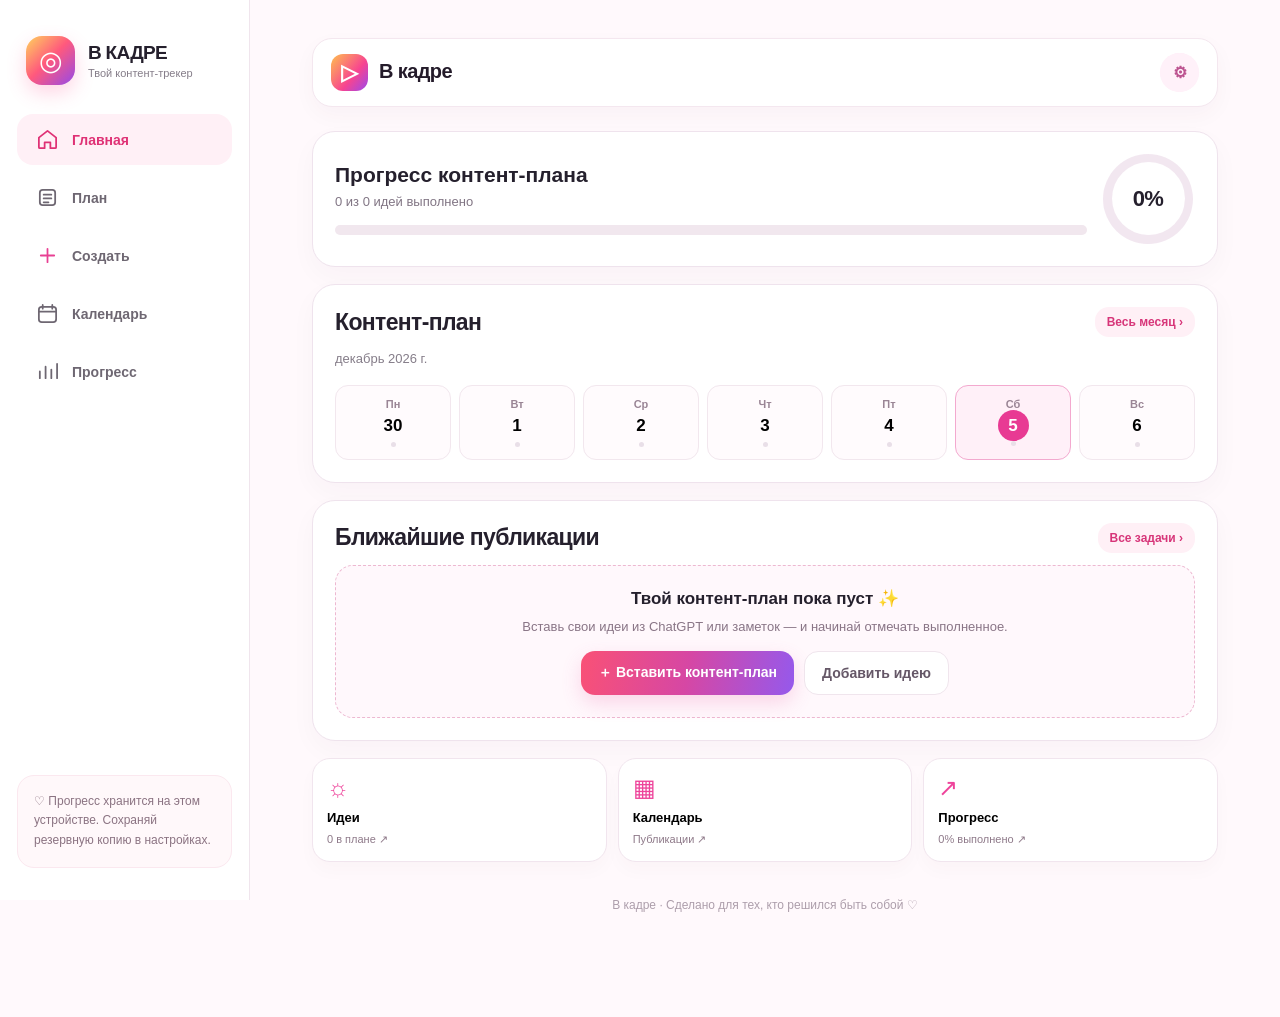
<file: index.html>
<!doctype html>
<html lang="ru"><head><meta charset="utf-8"><meta name="viewport" content="width=device-width,initial-scale=1,viewport-fit=cover"><meta name="theme-color" content="#fff9fb"><meta name="color-scheme" content="light"><meta name="apple-mobile-web-app-capable" content="yes"><meta name="apple-mobile-web-app-status-bar-style" content="default"><meta name="apple-mobile-web-app-title" content="В кадре"><meta name="description" content="Красивый трекер контент-плана: вставляй идеи, отмечай сторис и смотри свой прогресс."><link rel="manifest" href="./manifest.webmanifest?v=9"><link rel="apple-touch-icon" href="./icons/apple-touch-icon.png?v=9"><link rel="icon" type="image/svg+xml" href="./icons/vkadre-icon.svg?v=9"><title>В кадре — твой контент-план · 2.0</title>
<style>
:root{--bg:#fff9fb;--ink:#25202d;--muted:#857d89;--line:#f0e5ed;--pink:#ff3e85;--orange:#ffad4a;--purple:#9c4dec;--green:#169d74;--shadow:0 14px 38px #42243b0c}
*{box-sizing:border-box}html{scroll-behavior:smooth}body{margin:0;background:var(--bg);color:var(--ink);font-family:Inter,-apple-system,BlinkMacSystemFont,"Segoe UI",Arial,sans-serif;-webkit-font-smoothing:antialiased}button,input,textarea,select{font:inherit}button{cursor:pointer}button:focus-visible,input:focus-visible,textarea:focus-visible,select:focus-visible{outline:3px solid #ce9cf5;outline-offset:2px}button{border:0}h1,h2,h3,p{margin-top:0}.shell{display:grid;grid-template-columns:250px minmax(0,1fr);max-width:1320px;min-height:100dvh;margin:auto}.sidebar{position:sticky;top:0;height:100dvh;background:white;border-right:1px solid var(--line);padding:32px 17px;display:flex;flex-direction:column;gap:25px}.logo{display:flex;align-items:center;gap:13px;padding:4px 9px}.logoicon{display:grid;place-items:center;width:49px;height:49px;flex-shrink:0;border-radius:16px;color:white;background:linear-gradient(135deg,#ffd35c 0%,#ff597d 48%,#9549e9 100%);font-size:27px;box-shadow:0 8px 19px #ff4c8d3b}.logo strong{display:block;font-size:19px;letter-spacing:-.7px}.logo small{display:block;font-size:11px;color:var(--muted);margin-top:3px}.nav{display:flex;flex-direction:column;gap:7px}.nav button{display:flex;align-items:center;gap:12px;width:100%;padding:14px 17px;border-radius:16px;background:transparent;color:#6e6772;text-align:left;font-weight:750}.nav button.active{background:#fff0f6;color:#df3175}.nav button span{font-size:20px}.side-note{margin-top:auto;padding:16px;background:#fff8fa;border:1px solid #fbe8ef;border-radius:17px;font-size:12px;color:#8b7382;line-height:1.65}.main{padding:38px min(5vw,62px) 105px;min-width:0}.topline{display:flex;justify-content:space-between;align-items:center;gap:10px;margin-bottom:24px}.eyebrow{color:#d34182;font-size:12px;letter-spacing:2px;text-transform:uppercase;font-weight:850}.avatar{width:43px;height:43px;border-radius:50%;padding:3px;background:linear-gradient(135deg,#ffcf4f,#fd497c,#9b4ff5)}.avatar div{display:grid;place-items:center;background:white;border-radius:50%;width:100%;height:100%;font-weight:850;color:#e74089}.hero{background:linear-gradient(112deg,#fff0ea 0%,#ffe8f4 55%,#f2e9ff 100%);border:1px solid white;border-radius:32px;padding:34px;display:grid;grid-template-columns:1fr auto;gap:16px;position:relative;overflow:hidden}.hero:after{content:"✦";position:absolute;color:#ffffff7e;font-size:165px;right:-27px;top:-70px;pointer-events:none}.hero h1{font-size:clamp(29px,4.3vw,46px);letter-spacing:-1.8px;line-height:1.09;max-width:650px;margin:11px 0 14px}.hero p{color:#776675;font-size:15px;line-height:1.55;margin:0;max-width:530px}.hero-art{width:105px;height:105px;background:#fff9;border:1px solid white;border-radius:32px;display:grid;place-items:center;font-size:62px;transform:rotate(9deg);align-self:center;box-shadow:0 16px 33px #ae528e1c;z-index:1}.actions{display:flex;gap:10px;flex-wrap:wrap}.btn{display:inline-flex;justify-content:center;align-items:center;gap:9px;border-radius:14px;padding:13px 17px;font-weight:800;font-size:14px;transition:transform .15s,opacity .15s}.btn:active{transform:scale(.98)}.primary{color:#fff;background:linear-gradient(100deg,#f95176,#d647a4,#9559ec);box-shadow:0 8px 20px #e84b9633}.secondary{background:#fff;border:1px solid var(--line);color:#655767}.soft{background:#fff0f6;color:#d73579}.stats{display:grid;grid-template-columns:repeat(3,minmax(0,1fr));gap:12px;margin:20px 0}.stat{background:#fff;border:1px solid var(--line);border-radius:21px;padding:21px;box-shadow:var(--shadow)}.stat small{color:var(--muted);font-weight:700;font-size:12px}.stat strong{display:block;font-size:33px;margin-top:9px;letter-spacing:-1px}.stat em{font-style:normal;font-size:12px;color:#c24988}.section{margin-top:28px}.sectionhead{display:flex;align-items:center;justify-content:space-between;gap:10px;margin:0 0 15px}.sectionhead h2{font-size:23px;letter-spacing:-.65px;margin:0}.progress-card,.panel{background:white;border:1px solid var(--line);border-radius:23px;padding:22px;box-shadow:var(--shadow)}.progress-label{display:flex;align-items:center;justify-content:space-between;margin-bottom:15px;font-size:14px;font-weight:750}.progress-label b{color:#dd3983}.track{background:#f6eaf1;height:13px;overflow:hidden;border-radius:99px}.fill{height:100%;background:linear-gradient(90deg,#ffb35e,#ff5686,#a855eb);border-radius:99px;transition:width .25s}.small-muted{font-size:13px;color:var(--muted);line-height:1.6}.list{display:grid;gap:12px}.task{background:white;border:1px solid var(--line);box-shadow:var(--shadow);padding:17px 18px;display:flex;gap:13px;align-items:flex-start;border-radius:21px}.task.done{background:#fafffd;border-color:#d6f0e5}.tick{height:34px;width:34px;flex:0 0 34px;border:2px solid #ebcedf;border-radius:12px;background:#fff;color:transparent;display:grid;place-items:center;font-size:18px;font-weight:900}.task.done .tick{background:#22b687;border-color:#22b687;color:white}.taskbody{flex:1;min-width:0}.taskmeta{display:flex;gap:8px;align-items:center;flex-wrap:wrap;color:#b06a9a;font-size:11px;font-weight:800;letter-spacing:.2px;margin-bottom:6px}.tasktitle{font-weight:800;font-size:15px;line-height:1.45;overflow-wrap:anywhere}.task.done .tasktitle{text-decoration:line-through;color:#9c9ba0}.taskdesc{margin-top:8px;color:#817885;font-size:13px;line-height:1.55;white-space:pre-wrap;overflow-wrap:anywhere}.iconbtn{height:32px;min-width:32px;padding:0 8px;background:#fff2f7;color:#bf4f86;border-radius:10px;font-size:17px}.toolbar{display:flex;gap:10px;flex-wrap:wrap;margin-bottom:17px}.field{border:1px solid #eadde5;border-radius:13px;background:white;padding:13px 14px;min-width:0;color:var(--ink)}.toolbar input{flex:1;min-width:155px}.toolbar select{min-width:130px}.chip{font-size:12px;color:#a25d8f;font-weight:750;background:#fff0f7;padding:5px 9px;border-radius:99px}.empty{text-align:center;padding:42px 18px;color:var(--muted);background:white;border:1px dashed #eed5e5;border-radius:20px}.empty b{display:block;color:var(--ink);margin-bottom:8px}.subnav{display:flex;flex-wrap:wrap;gap:8px}.subnav button{border-radius:99px;padding:9px 14px;background:white;border:1px solid var(--line);color:#847386;font-weight:750}.subnav button.active{background:#ffeff6;border-color:#f6c9db;color:#d23b80}.hidden{display:none!important}.modal-back{position:fixed;inset:0;background:#26152888;display:grid;place-items:center;padding:16px;z-index:20}.modal{background:white;border-radius:25px;width:min(100%,600px);max-height:min(88dvh,850px);overflow-y:auto;padding:27px;box-shadow:0 30px 90px #130b2433}.modal h2{margin-bottom:8px;letter-spacing:-.6px}.modal textarea{display:block;width:100%;min-height:240px;resize:vertical;line-height:1.65}.modal input{width:100%;margin-bottom:12px}.modal-head{display:flex;align-items:center;justify-content:space-between;gap:12px;margin-bottom:8px}.modal-head button{font-size:25px;background:#f8eff5;border-radius:12px;width:36px;height:36px}.hint{padding:13px;background:#fff7ef;border-radius:13px;font-size:12px;color:#926f55;line-height:1.6;margin:13px 0}.toast{position:fixed;left:50%;bottom:86px;transform:translateX(-50%);background:#312335;color:#fff;border-radius:13px;padding:13px 18px;box-shadow:0 15px 30px #27172e44;z-index:50;font-size:13px}.bottom{display:none}.settings-row{display:flex;align-items:center;justify-content:space-between;gap:10px;padding:16px 0;border-bottom:1px solid var(--line)}.settings-row b{font-size:14px}.settings-row p{font-size:12px;color:var(--muted);margin:5px 0 0}.settings-row .btn{flex-shrink:0}.footer{margin-top:36px;text-align:center;font-size:12px;color:#ad9eab}
@media(max-width:830px){.shell{display:block}.sidebar{display:none}.main{padding:22px 16px 102px}.hero{padding:25px 22px;border-radius:25px}.hero-art{width:64px;height:64px;border-radius:22px;font-size:38px}.bottom{display:grid;grid-template-columns:repeat(5,1fr);position:fixed;bottom:0;left:0;right:0;padding:9px 8px max(9px,env(safe-area-inset-bottom));background:#ffffffef;backdrop-filter:blur(18px);border-top:1px solid var(--line);z-index:10}.bottom button{background:transparent;color:#968596;display:grid;justify-items:center;gap:2px;font-size:10px;font-weight:800;padding:4px 0}.bottom button span{font-size:21px}.bottom button.active{color:#e04182}.topline{margin-bottom:16px}.stat{padding:14px;border-radius:18px}.stat strong{font-size:26px}.stat small{font-size:11px}.progress-card,.panel{padding:17px}.task{padding:15px}.toast{bottom:100px;width:max-content;max-width:92vw;text-align:center}}@media(max-width:400px){.hero-art{display:none}.hero{grid-template-columns:1fr}.stats{gap:7px}.stat{padding:12px}.stat strong{font-size:23px}}@media(prefers-reduced-motion:reduce){*,*:before,*:after{scroll-behavior:auto!important;transition:none!important}}
.calgrid{display:grid;grid-template-columns:repeat(7,minmax(0,1fr));gap:5px}.calhead{text-align:center;font-size:12px;font-weight:800;color:#ac7b9b;padding:9px 0}.calcell{border:1px solid #f2e6ed;background:#fffbfd;border-radius:12px;min-height:90px;padding:7px;min-width:0}.calcell.blank{border:0;background:transparent}.calcell.today{border-color:#e75c9d;background:#fff0f7}.calcell>b{font-size:13px;display:block;margin-bottom:6px}.calitem{display:block;width:100%;text-align:left;padding:5px;border-radius:7px;background:#ffe1ee;color:#9c3270;font-size:10px;margin-bottom:4px;overflow:hidden;white-space:nowrap;text-overflow:ellipsis}.calitem.finished{background:#dff8ea;color:#168b62}@media(max-width:650px){.calgrid{gap:2px}.calcell{min-height:67px;padding:3px;border-radius:7px}.calcell>b{font-size:11px;margin-bottom:3px}.calitem{font-size:9px;padding:3px 2px}.calhead{font-size:10px}}
/* Promo-matched dashboard */
body{background:#fff9fc}
.main{max-width:1050px;width:100%;margin:0 auto}
.topline{background:#fff;border-radius:20px;padding:14px 18px;border:1px solid #f4e7ef;box-shadow:0 8px 22px #4f203509}
.topline .eyebrow{font-size:20px;letter-spacing:-.6px;color:#241b2a;text-transform:none;font-weight:900}
.topline .eyebrow:before{content:"▷";display:inline-grid;place-items:center;width:37px;height:37px;margin-right:11px;border-radius:12px;color:white;font-size:22px;background:linear-gradient(130deg,#ffc04e,#f74490 60%,#9b48ed);vertical-align:middle}
.topline .avatar{height:39px;width:39px;border:0;padding:0;background:#fff1f9;color:#b95192}
.topline .avatar div{background:#fff1f9;color:#bc528f}
.dash{display:grid;gap:17px}
.dash-heading{font-size:19px;letter-spacing:-.5px;margin:0}
.dash-card{background:white;border:1px solid #efe3ed;border-radius:23px;padding:22px;box-shadow:0 10px 27px #4a173208}
.dash-progress{display:grid;grid-template-columns:minmax(0,1fr) 92px;gap:16px;align-items:center}
.dash-progress h2{font-size:21px;margin:0 0 7px}
.dash-progress p{font-size:13px;color:#817584;margin:0 0 16px}
.dash-ring{width:90px;height:90px;border-radius:50%;display:grid;place-items:center;background:conic-gradient(#e842a5 var(--progress),#f2e7f0 0);transform:rotate(-90deg)}
.dash-ring:before{content:"";grid-area:1/1;width:73px;height:73px;background:white;border-radius:50%}
.dash-ring span{grid-area:1/1;position:relative;font-size:22px;font-weight:900;letter-spacing:-.7px;transform:rotate(90deg)}
.dash-track{height:10px;background:#f1e7ee;border-radius:20px;overflow:hidden}
.dash-track span{display:block;height:100%;border-radius:20px;background:linear-gradient(90deg,#fa62a2,#bd4af2);transition:width .25s}
.dash-week{display:grid;grid-template-columns:repeat(7,minmax(0,1fr));gap:8px;margin-top:15px}
.dash-day{border:1px solid #f2e7ee;border-radius:13px;padding:12px 3px;min-width:0;background:#fffbfd;text-align:center;display:grid;gap:6px;justify-items:center}
.dash-day small{font-size:11px;font-weight:750;color:#9a8595}
.dash-day strong{font-size:17px}
.dash-day i{width:5px;height:5px;border-radius:50%;background:#e9dfe8}
.dash-day.has i{background:#ed4b9f}
.dash-day.today{background:#fff0f8;border-color:#f3a9cf}
.dash-day.today strong{color:white;background:#e83a93;width:31px;height:31px;display:grid;place-items:center;border-radius:50%;margin:-6px 0}
.dash-upcoming{display:grid;gap:8px}
.dash-task{display:flex;align-items:center;gap:12px;border:1px solid #f4eaf0;background:white;border-radius:15px;padding:12px}
.dash-task .tick{border-radius:9px;width:29px;height:29px;flex-basis:29px;font-size:15px}
.dash-task .dash-task-body{min-width:0;flex:1}
.dash-task .dash-task-body b{font-size:13px;line-height:1.45;display:block;overflow-wrap:anywhere}
.dash-task .dash-task-body small{font-size:11px;color:#a18197;margin-top:3px;display:block}
.dash-task.done .dash-task-body b{text-decoration:line-through;color:#a39da5}
.dash-task.done .tick{background:#e94698;border-color:#e94698;color:#fff}
.dash-task .dash-date{font-size:11px;white-space:nowrap;color:#ad5a8d;background:#fff0f7;padding:6px 9px;border-radius:10px}
.dash-task .iconbtn{background:#fff7fa}
.dash-tiles{display:grid;grid-template-columns:repeat(3,1fr);gap:11px}
.dash-tile{text-align:left;padding:15px 14px;border:1px solid #f1e5ee;border-radius:18px;background:white;box-shadow:0 9px 18px #4a173206;display:grid;gap:8px;min-width:0}
.dash-tile .tile-icon{color:#ee449b;font-size:24px}
.dash-tile b{font-size:13px}
.dash-tile small{font-size:11px;color:#8e7989}
.dash-card .sectionhead{margin-bottom:12px}
.dash-card .sectionhead .btn{font-size:12px;padding:8px 12px}
.dash-onboard{border:1px dashed #edb8d1;border-radius:18px;padding:22px;text-align:center;background:#fff8fc}
.dash-onboard strong{font-size:17px;display:block;margin-bottom:8px}
.dash-onboard p{font-size:13px;line-height:1.6;color:#897586}
.dash-onboard .actions{justify-content:center}
@media(max-width:830px){
.main{padding:14px 13px 110px}
.topline{margin:0 0 15px;border-radius:17px}
.bottom{box-shadow:0 -5px 30px #2b153014;border-top-color:#f1e3ec}
.bottom button{font-size:10px;gap:3px}
.bottom button span{font-size:24px}
.dash{gap:13px}
.dash-card{padding:17px;border-radius:20px}
.dash-progress{grid-template-columns:minmax(0,1fr) 76px;gap:9px}
.dash-ring{width:76px;height:76px}.dash-ring:before{width:61px;height:61px}.dash-ring span{font-size:19px}
.dash-week{gap:4px}
.dash-day{padding:11px 1px;border-radius:10px}
.dash-day small{font-size:10px}
.dash-day strong{font-size:15px}
.dash-day.today strong{width:27px;height:27px}
.dash-tiles{gap:7px}
.dash-tile{padding:12px 9px;border-radius:15px}.dash-tile b{font-size:12px}
.dash-task{padding:11px 9px;gap:8px}
.dash-task .dash-task-body b{font-size:12px}
.dash-task .dash-date{font-size:10px;padding:5px}
}

@media(max-width:830px){
.main{padding:12px 13px 122px;max-width:570px;margin:auto}
.topline{padding:13px 15px;background:linear-gradient(100deg,#fff,#fff8fc);box-shadow:none;border:0;border-bottom:1px solid #f0e3ee;border-radius:0;margin:0 -13px 15px}
.topline .eyebrow{font-size:21px;letter-spacing:-.5px}
.topline .eyebrow:before{width:40px;height:40px;border-radius:13px;box-shadow:0 4px 11px #ed4d9840}
.bottom{display:grid;grid-template-columns:repeat(5,minmax(0,1fr));gap:0;align-items:center;min-height:75px;position:fixed;bottom:0;left:0;width:100%;padding:7px 8px max(10px,env(safe-area-inset-bottom));border-top:1px solid #f1dce8;border-radius:20px 20px 0 0;background:rgba(255,255,255,.98);box-shadow:0 -12px 38px #6535551c;z-index:50}
.bottom button{display:flex;flex-direction:column;justify-content:center;align-items:center;min-width:0;gap:4px;padding:6px 2px;background:none;border-radius:13px;color:#8d8490;font-size:10px;font-weight:700;line-height:1.1;white-space:nowrap}
.bottom button .tab-icon{display:grid;place-items:center;width:35px;height:30px}
.bottom button .tab-icon svg{display:block;width:23px;height:23px}
.bottom button .tab-label{display:block;font-size:10px;letter-spacing:-.1px}
.bottom button.active{color:#e83892;background:none}
.bottom button.active .tab-icon{background:#fff0f8;border-radius:12px}
.bottom button.tab-import .tab-icon{width:44px;height:44px;margin-top:-25px;margin-bottom:1px;color:white;background:linear-gradient(135deg,#ff5e9b,#e73a99 60%,#b84eec);border:4px solid white;border-radius:50%;box-shadow:0 6px 15px #ed459449}
.bottom button.tab-import .tab-icon svg{width:23px;height:23px;stroke-width:2.5}
.bottom button.tab-import.active .tab-icon{background:linear-gradient(135deg,#ff5e9b,#e73a99,#b84eec)}
.dash-card{padding:16px;border-radius:19px;border-color:#f2e6ee}
.dash-card .sectionhead h2{font-size:17px}
}
@media(min-width:831px){.nav button .tab-icon{display:grid;place-items:center;width:26px}.nav button .tab-label{font-size:14px}.nav button.tab-import .tab-icon{color:#e84093}}

/* VKADRE: полноценная ночная палитра */
html[data-theme="dark"]{
 color-scheme:dark;
 --bg:#0d0c13;--ink:#f5f1fa;--muted:#b1a6bd;--line:#30283b;
 --pink:#ff5fae;--orange:#ffb866;--purple:#bf8aff;--green:#49d5a2;
 --shadow:0 16px 40px rgba(0,0,0,.29);
 background:#0d0c13;
}
html[data-theme="dark"] body{background:var(--bg);color:var(--ink)}
html[data-theme="dark"] .sidebar,
html[data-theme="dark"] .topline,
html[data-theme="dark"] .panel,
html[data-theme="dark"] .stat,
html[data-theme="dark"] .progress-card,
html[data-theme="dark"] .task,
html[data-theme="dark"] .dash-card,
html[data-theme="dark"] .dash-tile,
html[data-theme="dark"] .dash-task,
html[data-theme="dark"] .modal,
html[data-theme="dark"] .bottom,
html[data-theme="dark"] .field,
html[data-theme="dark"] .subnav button,
html[data-theme="dark"] .secondary,
html[data-theme="dark"] .calcell,
html[data-theme="dark"] .dash-day{
 background:#1a1624;
 color:var(--ink);
 border-color:#332a41;
}
html[data-theme="dark"] .topline{background:#17131f}
html[data-theme="dark"] .bottom{background:rgba(19,16,28,.97);box-shadow:0 -12px 38px #0007}
html[data-theme="dark"] .dash-card,
html[data-theme="dark"] .panel{box-shadow:0 12px 30px #0002}
html[data-theme="dark"] .dash-progress p,
html[data-theme="dark"] .small-muted,
html[data-theme="dark"] .taskdesc,
html[data-theme="dark"] .side-note,
html[data-theme="dark"] .settings-row p,
html[data-theme="dark"] .dash-task .dash-task-body small,
html[data-theme="dark"] .dash-tile small,
html[data-theme="dark"] .stat small,
html[data-theme="dark"] .stat em,
html[data-theme="dark"] .calhead,
html[data-theme="dark"] .dash-day small{color:#b6a9c2}
html[data-theme="dark"] .topline .eyebrow{color:#fff5fc}
html[data-theme="dark"] .hero{
 background:linear-gradient(125deg,#392137,#352047 62%,#251b45);
 border-color:#5b345d;
}
html[data-theme="dark"] .hero p{color:#e2cce3}
html[data-theme="dark"] .hero-art{background:#4a2a4e99;border-color:#6a426e}
html[data-theme="dark"] .logoicon{box-shadow:0 8px 19px #eb529150}
html[data-theme="dark"] .nav button{color:#b7a9c5}
html[data-theme="dark"] .nav button.active,
html[data-theme="dark"] .bottom button.active{color:#ff78bf;background:#352038}
html[data-theme="dark"] .nav button.active .tab-icon{color:#ff78bf}
html[data-theme="dark"] .bottom button.active .tab-icon{background:#492547}
html[data-theme="dark"] .bottom button.tab-import .tab-icon{border-color:#1a1624;background:linear-gradient(135deg,#ff609e,#d73b9e,#874ddd)}
html[data-theme="dark"] .side-note,
html[data-theme="dark"] .hint{background:#302334;border-color:#54354f;color:#eed0df}
html[data-theme="dark"] .dash-ring{background:conic-gradient(#ef58b1 var(--progress),#392a43 0)}
html[data-theme="dark"] .dash-ring:before{background:#1a1624}
html[data-theme="dark"] .dash-track,
html[data-theme="dark"] .track{background:#362a43}
html[data-theme="dark"] .dash-day.today,
html[data-theme="dark"] .calcell.today{background:#382039;border-color:#d25296}
html[data-theme="dark"] .dash-day.today strong{color:white}
html[data-theme="dark"] .dash-date,
html[data-theme="dark"] .chip,
html[data-theme="dark"] .soft,
html[data-theme="dark"] .iconbtn,
html[data-theme="dark"] .avatar,
html[data-theme="dark"] .avatar div{background:#382338;color:#ff8cc6}
html[data-theme="dark"] .task.done{background:#142b27;border-color:#235344}
html[data-theme="dark"] .task.done .tasktitle,
html[data-theme="dark"] .dash-task.done .dash-task-body b{color:#a0b5b0}
html[data-theme="dark"] .tick{background:#271f30;border-color:#58435d;color:transparent}
html[data-theme="dark"] .task.done .tick,
html[data-theme="dark"] .dash-task.done .tick{color:white;background:#1ca777;border-color:#1ca777}
html[data-theme="dark"] .calitem{background:#45233d;color:#ffc0dc}
html[data-theme="dark"] .calitem.finished{background:#1c4337;color:#90e8c0}
html[data-theme="dark"] .empty,
html[data-theme="dark"] .dash-onboard{background:#211929;border-color:#5a3450;color:#bfb0c7}
html[data-theme="dark"] .empty b,
html[data-theme="dark"] .dash-onboard strong{color:#f8eaf5}
html[data-theme="dark"] .dash-onboard p{color:#bba5b8}
html[data-theme="dark"] .subnav button.active{background:#452740;color:#ffa2cf;border-color:#754266}
html[data-theme="dark"] input::placeholder,
html[data-theme="dark"] textarea::placeholder{color:#9585a0}
html[data-theme="dark"] input,
html[data-theme="dark"] textarea,
html[data-theme="dark"] select{color-scheme:dark}
html[data-theme="dark"] .modal-back{background:#05030abf}
html[data-theme="dark"] .modal-head button{background:#38253d;color:#f8ebfa}
html[data-theme="dark"] .settings-row{border-color:#332a41}
html[data-theme="dark"] .footer{color:#9e8ea8}
html[data-theme="dark"] .progress-label b,
html[data-theme="dark"] .eyebrow{color:#ff83c5}
html[data-theme="dark"] .btn.secondary{background:#292132;color:#f1e6f5;border-color:#49394f}
html[data-theme="dark"] .btn.soft{background:#40243d;color:#ffafd3}
html[data-theme="dark"] .theme-choice{background:#241d2e;border-color:#493651;color:#d9c7df}
html[data-theme="dark"] .theme-choice.active{background:#462944;color:#ff9acb;border-color:#b75697}
.theme-switcher{display:grid;grid-template-columns:repeat(3,minmax(0,1fr));gap:9px;margin-top:13px}
.theme-choice{min-width:0;border:1px solid #eddde7;background:#fff8fc;border-radius:13px;padding:13px 6px;font-size:13px;font-weight:800;color:#80677a}
.theme-choice.active{background:#ffe6f3;border-color:#e989ba;color:#d72d87}
.theme-choice:focus-visible{outline:2px solid #e35aa8;outline-offset:2px}
</style><script>(function(){try{var t=localStorage.getItem("vkadre_theme")||"system";document.documentElement.dataset.theme=t==="system"?(matchMedia("(prefers-color-scheme: dark)").matches?"dark":"light"):t}catch(e){document.documentElement.dataset.theme="light"}})();</script></head><body>
<div class="shell"><aside class="sidebar"><div class="logo"><div class="logoicon">◎</div><div><strong>В КАДРЕ</strong><small>Твой контент-трекер</small></div></div><nav class="nav" id="desktopnav"></nav><div class="side-note">♡ Прогресс хранится на этом устройстве. Сохраняй резервную копию в настройках.</div></aside><main class="main"><div class="topline"><div class="eyebrow">В кадре</div><button class="avatar" data-nav="settings" aria-label="Настройки"><div>⚙</div></button></div><div id="content"></div><div class="footer">В кадре · Сделано для тех, кто решился быть собой ♡</div></main></div><nav class="bottom" id="mobilenav" aria-label="Навигация"></nav><div id="overlay"></div><div id="toaster" aria-live="polite"></div><script src="./data.js"></script><script src="./calendar.js"></script>
<script>
(function(){
"use strict";
var KEY="vkadre_v2",OLD="gornostaev100_v1",current="home",filter="all",query="",editId=null;
var old={};try{old=JSON.parse(localStorage.getItem(OLD)||"{}")}catch(e){}
var state;try{state=JSON.parse(localStorage.getItem(KEY)||"null")}catch(e){}
if(!state||!Array.isArray(state.plans)||!state.plans.length){
 var legacy=old&&[old.stories,old.reels,old.notes].some(function(v){return v&&Object.keys(v).length>0});
 if(legacy){
  var previous=(window.CHALLENGE_DATA&&window.CHALLENGE_DATA.stories||[]).map(function(t,i){var status=old.stories&&old.stories[i+1];return{id:"d"+(i+1),title:t.title,desc:[t.hook,t.talk,t.ending].filter(Boolean).join("\\n\\n"),done:status==="done"||(status&&status.status==="done"),category:t.category||"life"}});
  state={active:"starter",plans:[{id:"starter",name:"100 дней в кадре",items:previous}],created:Date.now()};
 }else{
  state={active:"mine",plans:[{id:"mine",name:"Мой контент-план",items:[]}],created:Date.now()};
 }
}
function save(){try{localStorage.setItem(KEY,JSON.stringify(state));return true}catch(e){toast("Не удалось сохранить. Проверь память телефона.");return false}}
function active(){return state.plans.find(function(p){return p.id===state.active})||state.plans[0]}
function tasks(){return active().items}
function completed(){return tasks().filter(function(t){return t.done}).length}
function pct(){return tasks().length?Math.round(completed()/tasks().length*100):0}
function safe(x){return String(x==null?"":x).replace(/[&<>"']/g,function(c){return{"&":"&amp;","<":"&lt;",">":"&gt;",'"':"&quot;","'":"&#39;"}[c]})}
function toast(x){var el=document.getElementById("toaster");el.innerHTML='<div class="toast">'+safe(x)+'</div>';clearTimeout(window.vkToast);window.vkToast=setTimeout(function(){el.innerHTML=""},2600)}
function nav(){var glyphs={"home":"<svg viewBox=\"0 0 24 24\" width=\"23\" height=\"23\" fill=\"none\" stroke=\"currentColor\" stroke-width=\"1.85\" stroke-linecap=\"round\" stroke-linejoin=\"round\" aria-hidden=\"true\"><path d=\"m3 10 9-7 9 7v10a1 1 0 0 1-1 1h-5v-6H9v6H4a1 1 0 0 1-1-1z\"/></svg>","plan":"<svg viewBox=\"0 0 24 24\" width=\"23\" height=\"23\" fill=\"none\" stroke=\"currentColor\" stroke-width=\"1.85\" stroke-linecap=\"round\" stroke-linejoin=\"round\" aria-hidden=\"true\"><rect x=\"4\" y=\"4\" width=\"16\" height=\"16\" rx=\"3\"/><path d=\"M8 9h8M8 13h8M8 17h5\"/></svg>","import":"<svg viewBox=\"0 0 24 24\" width=\"23\" height=\"23\" fill=\"none\" stroke=\"currentColor\" stroke-width=\"1.85\" stroke-linecap=\"round\" stroke-linejoin=\"round\" aria-hidden=\"true\"><path d=\"M12 5v14M5 12h14\"/></svg>","calendar":"<svg viewBox=\"0 0 24 24\" width=\"23\" height=\"23\" fill=\"none\" stroke=\"currentColor\" stroke-width=\"1.85\" stroke-linecap=\"round\" stroke-linejoin=\"round\" aria-hidden=\"true\"><rect x=\"3\" y=\"5\" width=\"18\" height=\"16\" rx=\"3\"/><path d=\"M7 3v4M17 3v4M3 10h18\"/></svg>","stats":"<svg viewBox=\"0 0 24 24\" width=\"23\" height=\"23\" fill=\"none\" stroke=\"currentColor\" stroke-width=\"1.85\" stroke-linecap=\"round\" stroke-linejoin=\"round\" aria-hidden=\"true\"><path d=\"M4 19V12M10 19V7M16 19V10M22 19V4\"/></svg>"};var items=[["home","Главная"],["plan","План"],["import","Создать"],["calendar","Календарь"],["stats","Прогресс"]];["desktopnav","mobilenav"].forEach(function(id){document.getElementById(id).innerHTML=items.map(function(x){return '<button data-nav="'+x[0]+'" aria-label="'+x[1]+'" aria-current="'+(current===x[0]?"page":"false")+'" class="tab-'+x[0]+' '+(current===x[0]?"active":"")+'"><span class="tab-icon">'+glyphs[x[0]]+'</span><span class="tab-label">'+x[1]+'</span></button>'}).join("")})}
function taskHTML(t,i){return '<article class="task '+(t.done?"done":"")+'"><button class="tick" data-toggle="'+safe(t.id)+'" aria-label="'+(t.done?"Вернуть в работу":"Отметить выполненным")+'">✓</button><div class="taskbody"><div class="taskmeta"><span>ДЕНЬ '+(i+1)+'</span> <span class="chip">'+(t.done?"Готово ✓":"В планах")+'</span></div><div class="tasktitle">'+safe(t.title)+'</div>'+(t.desc?'<div class="taskdesc">'+safe(t.desc)+'</div>':'')+'</div><button class="iconbtn" data-edit="'+safe(t.id)+'" aria-label="Редактировать">✎</button></article>'}

function stats(){return '<div class="stats"><div class="stat"><small>Всего идей</small><strong>'+tasks().length+'</strong><em>в плане</em></div><div class="stat"><small>Сделано</small><strong>'+completed()+'</strong><em>отличная работа!</em></div><div class="stat"><small>Прогресс</small><strong>'+pct()+'%</strong><em>к цели</em></div></div>'}
function progress(){return '<div class="progress-card"><div class="progress-label"><span>Твой путь 💖</span><b>'+completed()+' / '+tasks().length+'</b></div><div class="track" role="progressbar" aria-valuenow="'+pct()+'" aria-valuemin="0" aria-valuemax="100"><div class="fill" style="width:'+pct()+'%"></div></div></div>'}
function dashDate(t){if(!t.date)return "Без даты";var d=new Date(t.date+"T12:00:00"),now=new Date(),today=new Date(now.getFullYear(),now.getMonth(),now.getDate()),delta=Math.round((new Date(d.getFullYear(),d.getMonth(),d.getDate())-today)/86400000);if(delta===0)return "Сегодня";if(delta===1)return "Завтра";return d.toLocaleDateString("ru-RU",{day:"numeric",month:"short"})}
function homeWeek(){var now=new Date(), monday=new Date(now.getFullYear(),now.getMonth(),now.getDate()),w=(monday.getDay()+6)%7;monday.setDate(monday.getDate()-w);var weekdays=["Пн","Вт","Ср","Чт","Пт","Сб","Вс"],out="";for(var i=0;i<7;i++){var d=new Date(monday);d.setDate(monday.getDate()+i);var str=d.getFullYear()+"-"+String(d.getMonth()+1).padStart(2,"0")+"-"+String(d.getDate()).padStart(2,"0"),has=tasks().some(function(t){return t.date===str});out+='<button class="dash-day '+(i===w?"today ":"")+(has?"has":"")+'" data-nav="calendar" aria-label="'+str+'"><small>'+weekdays[i]+'</small><strong>'+d.getDate()+'</strong><i></i></button>'}return out}
function dashTask(t){return '<div class="dash-task '+(t.done?"done":"")+'"><button class="tick" data-toggle="'+safe(t.id)+'" aria-label="'+(t.done?"Вернуть в работу":"Отметить выполненным")+'">✓</button><div class="dash-task-body"><b>'+safe(t.title)+'</b><small>'+(t.media?"📎 Есть вложение":"Сторис / Reels / публикация")+'</small></div><span class="dash-date">'+dashDate(t)+'</span><button class="iconbtn" data-edit="'+safe(t.id)+'" aria-label="Редактировать">✎</button></div>'}
function home(){var all=tasks(),next=all.slice().sort(function(a,b){if(a.done!==b.done)return a.done?1:-1;if(!a.date&&!b.date)return 0;if(!a.date)return 1;if(!b.date)return -1;return a.date.localeCompare(b.date)}).slice(0,4),p=pct();
return '<div class="dash">'+
'<div class="dash-card"><div class="dash-progress"><div><h2>Прогресс контент-плана</h2><p>'+completed()+' из '+all.length+' идей выполнено</p><div class="dash-track" role="progressbar" aria-valuenow="'+p+'" aria-valuemin="0" aria-valuemax="100"><span style="width:'+p+'%"></span></div></div><div class="dash-ring" style="--progress:'+p+'%"><span>'+p+'%</span></div></div></div>'+
'<div class="dash-card"><div class="sectionhead"><h2 class="dash-heading">Контент-план</h2><button class="btn soft" data-nav="calendar">Весь месяц ›</button></div><div class="small-muted">'+new Date().toLocaleDateString("ru-RU",{month:"long",year:"numeric"})+'</div><div class="dash-week">'+homeWeek()+'</div></div>'+
'<div class="dash-card"><div class="sectionhead"><h2 class="dash-heading">Ближайшие публикации</h2><button class="btn soft" data-nav="plan">Все задачи ›</button></div>'+
(all.length?'<div class="dash-upcoming">'+next.map(dashTask).join("")+'</div>':'<div class="dash-onboard"><strong>Твой контент-план пока пуст ✨</strong><p>Вставь свои идеи из ChatGPT или заметок — и начинай отмечать выполненное.</p><div class="actions"><button class="btn primary" data-nav="import">＋ Вставить контент-план</button><button class="btn secondary" id="add-one">Добавить идею</button></div></div>')+'</div>'+
'<div class="dash-tiles"><button class="dash-tile" data-nav="plan"><span class="tile-icon">☼</span><b>Идеи</b><small>'+all.length+' в плане ↗</small></button><button class="dash-tile" data-nav="calendar"><span class="tile-icon">▦</span><b>Календарь</b><small>Публикации ↗</small></button><button class="dash-tile" data-nav="stats"><span class="tile-icon">↗</span><b>Прогресс</b><small>'+p+'% выполнено ↗</small></button></div>'+
'</div>'}
function statsPage(){return '<div class="eyebrow">Твои результаты</div><h1 style="margin:9px 0 20px">Прогресс 📈</h1>'+stats()+progress()+'<section class="section"><div class="panel"><h3>Результаты плана</h3><p class="small-muted">Выполнено '+completed()+' из '+tasks().length+' идей. Продолжай отмечать опубликованные материалы — статистика обновляется автоматически.</p><button class="btn primary" data-nav="plan">Перейти к заданиям</button></div></section>'}
function plan(){var visible=tasks().map(function(t,i){return{t:t,i:i}}).filter(function(x){return(filter==="all"||(filter==="done"?x.t.done:!x.t.done))&&(!query||(x.t.title+" "+(x.t.desc||"")).toLowerCase().includes(query.toLowerCase()))});return '<div class="sectionhead"><div><div class="eyebrow">Твои идеи</div><h1 style="margin:6px 0 0;font-size:31px;letter-spacing:-1px">'+safe(active().name)+'</h1></div><button class="btn primary" id="add-one">＋ Идея</button><button class="btn secondary" data-nav="import">Вставить план</button></div>'+stats()+'<div class="toolbar"><input id="search" class="field" placeholder="Поиск по темам…" value="'+safe(query)+'"><select class="field" id="plan-select">'+state.plans.map(function(p){return '<option value="'+safe(p.id)+'" '+(p.id===state.active?"selected":"")+'>'+safe(p.name)+'</option>'}).join("")+'</select></div><div class="subnav" style="margin-bottom:17px"><button data-filter="all" class="'+(filter==="all"?"active":"")+'">Все ('+tasks().length+')</button><button data-filter="todo" class="'+(filter==="todo"?"active":"")+'">В планах</button><button data-filter="done" class="'+(filter==="done"?"active":"")+'">Готово ('+completed()+')</button></div><div class="list" id="tasks-list">'+(visible.length?visible.map(function(x){return taskHTML(x.t,x.i)}).join(""):'<div class="empty"><b>Здесь пока пусто</b>Измени поиск или добавь контент-план.</div>')+'</div>'}
function calendarPage(){return window.VKCalendar?window.VKCalendar.render():''}
function importPage(){return '<div class="eyebrow">Добавляй своё</div><h1 style="font-size:32px;margin:8px 0 9px;letter-spacing:-1px">Импорт контент-плана ✨</h1><p class="small-muted">Просто скопируй план из ChatGPT, мессенджера или заметок и вставь в поле ниже.</p><div class="panel" style="margin-top:22px"><label for="import-text" style="display:block;font-weight:800;margin-bottom:10px">Твои будущие сторис</label><textarea id="import-text" class="field" style="width:100%;min-height:235px;resize:vertical;line-height:1.7" placeholder="День 1. Расскажи, почему начал снимать сторис&#10;День 2. Покажи свой обычный день&#10;День 3. Ответь на вопрос подписчика"></textarea><p class="hint">Поддерживаются строки «День 1. Тема», «1. Тема», списки с • или — и просто темы с новой строки. Пустые строки пропускаются. Если нужен сценарий с абзацами — добавь его в редакторе задания.</p><div style="display:grid;gap:10px"><label style="font-size:13px;font-weight:800" for="import-mode">Как добавить?</label><select id="import-mode" class="field"><option value="new">Создать отдельный план</option><option value="append">Добавить к текущему плану</option><option value="replace">Заменить текущий план (с удалением его отметок)</option></select><input id="new-name" class="field" maxlength="80" placeholder="Название нового плана (например, Мои 30 Reels)" value="Мой контент-план"><button id="do-import" class="btn primary" style="width:100%">✨ Импортировать задания</button></div></div><div class="panel" style="margin-top:16px"><h3>Хочешь придумать план с нуля?</h3><p class="small-muted">Создай пустой план и добавляй идеи вручную.</p><button id="new-empty" class="btn secondary">Создать пустой план</button></div>'}
function settings(){var mode="system";try{mode=localStorage.getItem("vkadre_theme")||"system"}catch(e){}return '<div class="eyebrow">Все под контролем</div><h1 style="font-size:32px;margin:9px 0 22px">Настройки ⚙</h1><div class="panel"><h3>Внешний вид 🌙</h3><p class="small-muted">Выбери оформление. Настройка запоминается на этом устройстве.</p><div class="theme-switcher" role="group" aria-label="Тема приложения"><button class="theme-choice '+(mode==="light"?"active":"")+'" data-theme-choice="light" aria-pressed="'+(mode==="light")+'">☀ Светлая</button><button class="theme-choice '+(mode==="dark"?"active":"")+'" data-theme-choice="dark" aria-pressed="'+(mode==="dark")+'">☾ Тёмная</button><button class="theme-choice '+(mode==="system"?"active":"")+'" data-theme-choice="system" aria-pressed="'+(mode==="system")+'">◐ Система</button></div></div><div class="panel" style="margin-top:18px"><h3>Мои планы</h3><p class="small-muted">Каждый план и его отметки независимы.</p><div id="plans-manage">'+state.plans.map(function(p){return '<div class="settings-row"><div><b>'+safe(p.name)+'</b><p>'+p.items.length+' заданий · '+p.items.filter(function(x){return x.done}).length+' выполнено</p></div><div class="actions"><button class="btn soft" data-switch="'+safe(p.id)+'">Открыть</button><button class="btn secondary" data-remove="'+safe(p.id)+'" aria-label="Удалить план">🗑</button></div></div>'}).join("")+'</div></div><div class="panel" style="margin-top:18px"><h3>Резервная копия</h3><p class="small-muted">Данные сохраняются локально на этом устройстве, а не в аккаунте. JSON переносит планы, даты и отметки, но не сами фото и видео. Медиафайлы сохраняй отдельно.</p><div class="actions"><button id="export" class="btn primary">↓ Скачать копию JSON</button><button id="restore" class="btn secondary">↑ Восстановить из JSON</button><input type="file" id="restorefile" accept=".json,application/json" hidden></div></div><div class="panel" style="margin-top:18px"><h3>Как установить на телефон?</h3><p class="small-muted"><b>iPhone:</b> открой сайт в Safari → «Поделиться» → «На экран Домой».<br><b>Android:</b> открой в Chrome → меню ⋮ → «Установить приложение» или «Добавить на главный экран».</p><button id="install-btn" class="btn secondary">Установить, если доступно</button></div><p class="small-muted" style="margin-top:20px">Без регистрации, аналитики и загрузки личных данных на сервер. Очистка данных браузера или удаление приложения могут удалить прогресс.</p>'}
function render(){nav();document.getElementById("content").innerHTML=({home:home,plan:plan,calendar:calendarPage,import:importPage,stats:statsPage,settings:settings}[current]||home)();if(current==="plan"){var s=document.getElementById("search");s.addEventListener("input",function(){query=s.value;var pos=s.selectionStart;document.getElementById("tasks-list").innerHTML=tasks().map(function(t,i){return{t:t,i:i}}).filter(function(x){return(filter==="all"||(filter==="done"?x.t.done:!x.t.done))&&(!query||(x.t.title+" "+(x.t.desc||"")).toLowerCase().includes(query.toLowerCase()))}).map(function(x){return taskHTML(x.t,x.i)}).join("")||'<div class="empty">Ничего не найдено</div>';s.focus();s.setSelectionRange(pos,pos)})}}
function go(p){if(p==="import"&&current!=="import"){}current=p;window.scrollTo(0,0);render()}
function parse(raw){var lines=raw.replace(/\r/g,"").split("\n").map(function(s){return s.trim()}).filter(Boolean);return lines.map(function(line){return line.replace(/^(?:день|day)\s*\d+\s*[:.)—–-]?\s*/i,"").replace(/^\d{1,4}\s*[.):—–-]\s*/,"").replace(/^[•●▪\-–—*]\s*/,"").trim()}).filter(Boolean).slice(0,1000).map(function(title){return{id:"t"+Date.now().toString(36)+Math.random().toString(36).slice(2,9),title:title.slice(0,500),desc:"",done:false}})}
function makePlan(name,items){var id="p"+Date.now().toString(36)+Math.random().toString(36).slice(2,6);state.plans.push({id:id,name:name.trim()||"Мой контент-план",items:items});state.active=id}
function showEdit(id){var t=tasks().find(function(x){return x.id===id});if(!t)return;editId=id;document.getElementById("overlay").innerHTML='<div class="modal-back"><div class="modal" role="dialog" aria-modal="true" aria-labelledby="edit-heading"><div class="modal-head"><h2 id="edit-heading">Редактор идеи ✏️</h2><button data-close aria-label="Закрыть">×</button></div><label class="small-muted" for="edit-title">Название</label><input id="edit-title" class="field" maxlength="500" value="'+safe(t.title)+'"><label class="small-muted" for="edit-desc">Сценарий, мысли, текст</label><textarea id="edit-desc" class="field" placeholder="Что сказать или снять?">'+safe(t.desc||"")+'</textarea><div class="actions" style="justify-content:space-between;margin-top:17px"><button id="delete-task" class="btn secondary">Удалить идею</button><button id="save-task" class="btn primary">Сохранить</button></div></div></div>';document.getElementById("edit-title").focus();if(window.VKCalendar)window.VKCalendar.onEdit(id)}
function closeModal(){document.getElementById("overlay").innerHTML="";editId=null}
var pendingInstall=null;window.addEventListener("beforeinstallprompt",function(e){e.preventDefault();pendingInstall=e});
document.addEventListener("click",function(e){var b=e.target.closest("button");if(!b)return;
if(window.VKCalendar&&window.VKCalendar.onClick(b,state))return;
if(b.dataset.themeChoice){var choice=b.dataset.themeChoice;try{localStorage.setItem("vkadre_theme",choice)}catch(e){}var dark=choice==="system"&&window.matchMedia&&window.matchMedia("(prefers-color-scheme: dark)").matches;document.documentElement.dataset.theme=choice==="system"?(dark?"dark":"light"):choice;render();return}
if(b.dataset.nav){go(b.dataset.nav);return}
if(b.dataset.toggle){var t=tasks().find(function(x){return x.id===b.dataset.toggle});if(t){t.done=!t.done;save();render();toast(t.done?"Готово! Ты молодец 💖":"Вернули в работу")};return}
if(b.dataset.edit){showEdit(b.dataset.edit);return}
if(b.dataset.filter){filter=b.dataset.filter;render();return}
if(b.dataset.switch){state.active=b.dataset.switch;save();go("plan");return}
if(b.dataset.remove){if(state.plans.length===1){toast("Нужен хотя бы один план");return}var p=state.plans.find(function(x){return x.id===b.dataset.remove});if(p&&confirm('Удалить план «'+p.name+'» со всеми отметками?')){state.plans=state.plans.filter(function(x){return x.id!==p.id});if(state.active===p.id)state.active=state.plans[0].id;save();render()}return}
if(b.id==="add-one"){var t={id:"t"+Date.now().toString(36)+Math.random().toString(36).slice(2,8),title:"Новая идея",desc:"",done:false};tasks().push(t);save();showEdit(t.id);return}
if(b.id==="do-import"){var text=document.getElementById("import-text").value,arr=parse(text),mode=document.getElementById("import-mode").value,name=document.getElementById("new-name").value;if(!arr.length){toast("Сначала вставь хотя бы одну тему");return}if(mode==="new")makePlan(name,arr);else if(mode==="append")active().items.push.apply(active().items,arr);else{if(!confirm("Текущий план и его отметки будут заменены. Продолжить?"))return;active().items=arr}if(save()){filter="all";query="";go("plan");toast("Добавлено идей: "+arr.length)}return}
if(b.id==="new-empty"){var name=prompt("Как назвать новый план?","Мой новый план");if(name!==null){makePlan(name,[]);save();go("plan");toast("План создан. Добавь первую идею через импорт.")}return}
if(b.id==="save-task"){var title=document.getElementById("edit-title").value.trim();if(!title){toast("Название не может быть пустым");return}var t=tasks().find(function(x){return x.id===editId});if(t){t.title=title;t.desc=document.getElementById("edit-desc").value;if(window.VKCalendar)window.VKCalendar.saveEdit(t);save();closeModal();render();toast("Изменения сохранены")}return}
if(b.id==="delete-task"){if(confirm("Удалить это задание?")){if(window.VKCalendar)window.VKCalendar.deleteTask(editId);active().items=tasks().filter(function(t){return t.id!==editId});save();closeModal();render()}return}
if(b.hasAttribute("data-close")){closeModal();return}
if(b.id==="export"){var blob=new Blob([JSON.stringify({version:2,exportedAt:new Date().toISOString(),state:state},null,2)],{type:"application/json"}),url=URL.createObjectURL(blob),a=document.createElement("a");a.href=url;a.download="vkadre-backup.json";document.body.appendChild(a);a.click();a.remove();setTimeout(function(){URL.revokeObjectURL(url)},1000);toast("Резервная копия готова");return}
if(b.id==="restore"){document.getElementById("restorefile").click();return}
if(b.id==="install-btn"){if(pendingInstall){pendingInstall.prompt();pendingInstall=null}else toast("Используй меню браузера → На главный экран");return}
});
document.addEventListener("change",function(e){if(window.VKCalendar&&window.VKCalendar.onChange(e,state))return;if(e.target.id==="plan-select"){state.active=e.target.value;save();render()}if(e.target.id==="import-mode"){document.getElementById("new-name").style.display=e.target.value==="new"?"block":"none"}if(e.target.id==="restorefile"){var f=e.target.files&&e.target.files[0];if(!f)return;if(f.size>5e6){toast("Файл слишком большой");return}f.text().then(function(raw){var o=JSON.parse(raw),v=o.state||o;if(!Array.isArray(v.plans)||!v.plans.length||v.plans.some(function(p){return !Array.isArray(p.items)||typeof p.name!=="string"||typeof p.id!=="string"||p.items.length>5000}))throw Error("format");if(!confirm("Заменить все текущие планы и прогресс данными из файла?"))return;state={active:v.active,plans:v.plans.map(function(p){return{id:p.id,name:p.name.slice(0,80),items:p.items.map(function(t){return{id:String(t.id),title:String(t.title||"").slice(0,500),desc:String(t.desc||"").slice(0,10000),done:!!t.done}})}})};if(!state.plans.some(function(p){return p.id===state.active}))state.active=state.plans[0].id;save();go("settings");toast("Данные восстановлены")}).catch(function(){toast("Неверный формат резервной копии")})}});
document.addEventListener("click",function(e){if(e.target.classList.contains("modal-back"))closeModal()});
if("serviceWorker"in navigator)window.addEventListener("load",function(){navigator.serviceWorker.register("./sw.js").catch(function(){})});
if(window.matchMedia){var scheme=window.matchMedia("(prefers-color-scheme: dark)");var onSystemChange=function(e){try{if((localStorage.getItem("vkadre_theme")||"system")==="system")document.documentElement.dataset.theme=e.matches?"dark":"light"}catch(err){}};if(scheme.addEventListener)scheme.addEventListener("change",onSystemChange)}
render();
})();
</script></body></html>
</file>
